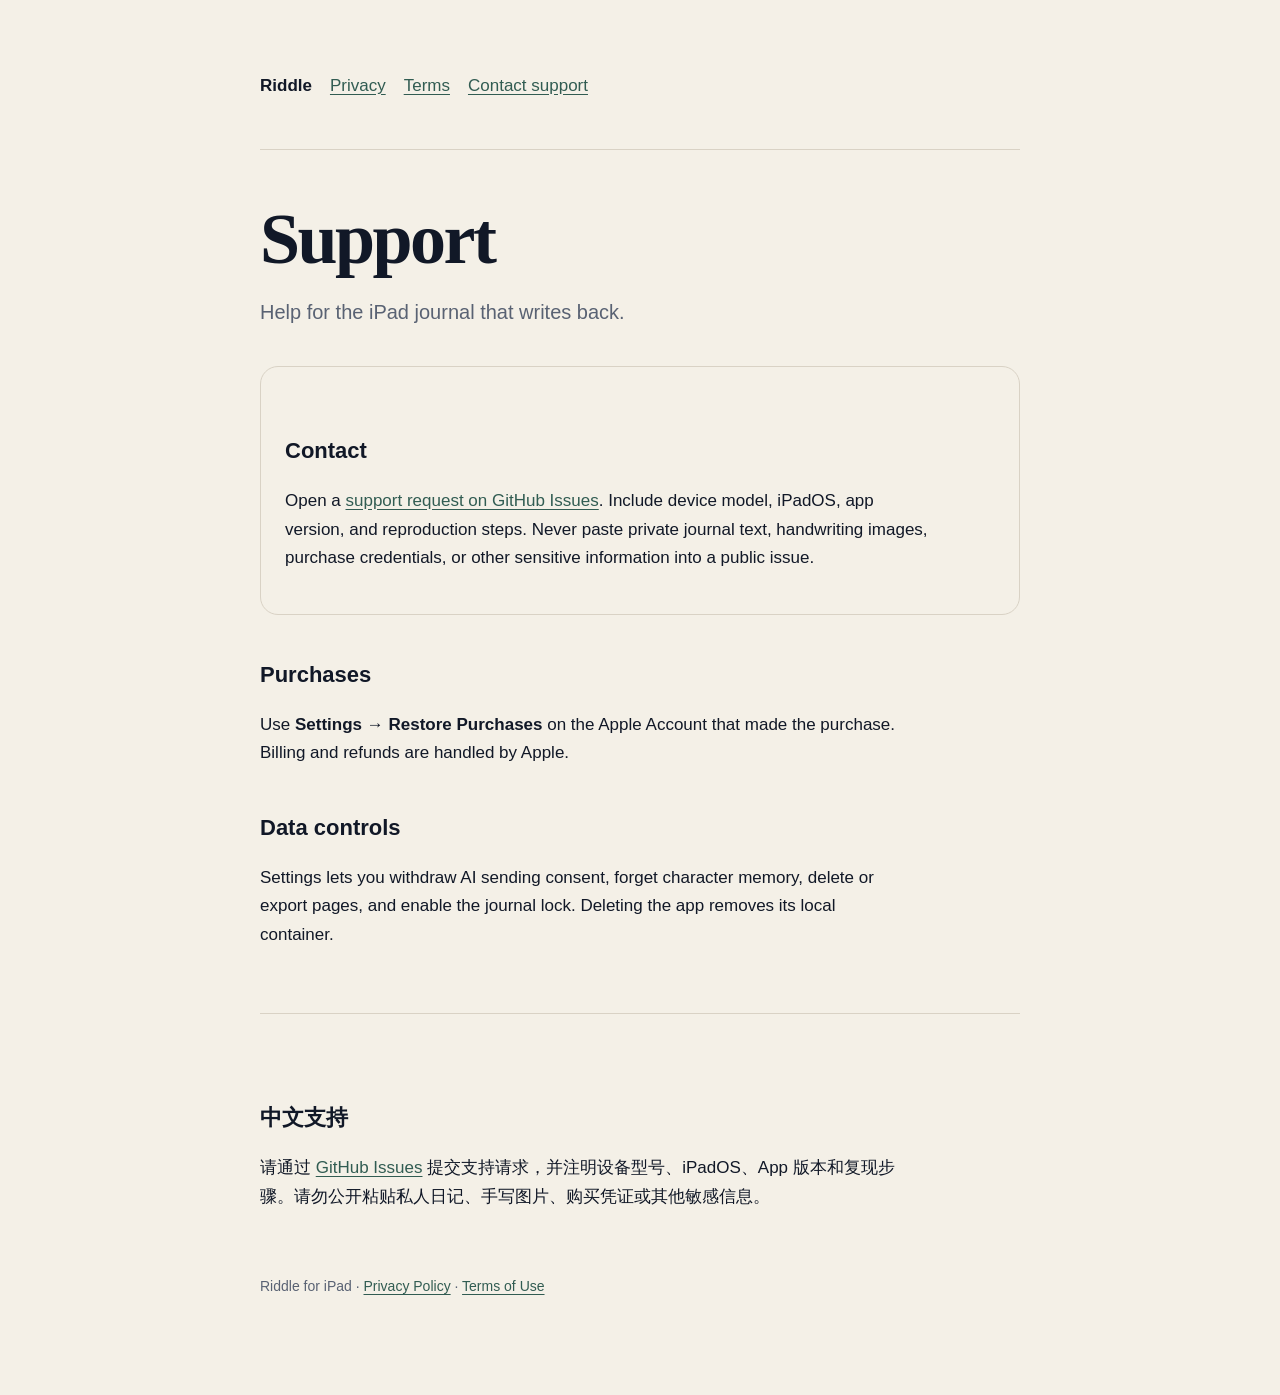
<file: index.html>
<!doctype html><html lang="en"><head><meta charset="utf-8"><meta name="viewport" content="width=device-width,initial-scale=1"><title>Riddle Support</title><link rel="stylesheet" href="styles.css"></head><body><main><nav><strong>Riddle</strong><a href="privacy.html">Privacy</a><a href="terms.html">Terms</a><a href="https://github.com/Trentct/Riddle-iPad/issues/new">Contact support</a></nav><h1>Support</h1><p class="lede">Help for the iPad journal that writes back.</p><div class="card"><h2>Contact</h2><p>Open a <a href="https://github.com/Trentct/Riddle-iPad/issues/new">support request on GitHub Issues</a>. Include device model, iPadOS, app version, and reproduction steps. Never paste private journal text, handwriting images, purchase credentials, or other sensitive information into a public issue.</p></div><h2>Purchases</h2><p>Use <strong>Settings → Restore Purchases</strong> on the Apple Account that made the purchase. Billing and refunds are handled by Apple.</p><h2>Data controls</h2><p>Settings lets you withdraw AI sending consent, forget character memory, delete or export pages, and enable the journal lock. Deleting the app removes its local container.</p><section class="lang" lang="zh-Hans"><h2>中文支持</h2><p>请通过 <a href="https://github.com/Trentct/Riddle-iPad/issues/new">GitHub Issues</a> 提交支持请求，并注明设备型号、iPadOS、App 版本和复现步骤。请勿公开粘贴私人日记、手写图片、购买凭证或其他敏感信息。</p></section><footer>Riddle for iPad · <a href="privacy.html">Privacy Policy</a> · <a href="terms.html">Terms of Use</a></footer></main></body></html>
</file>
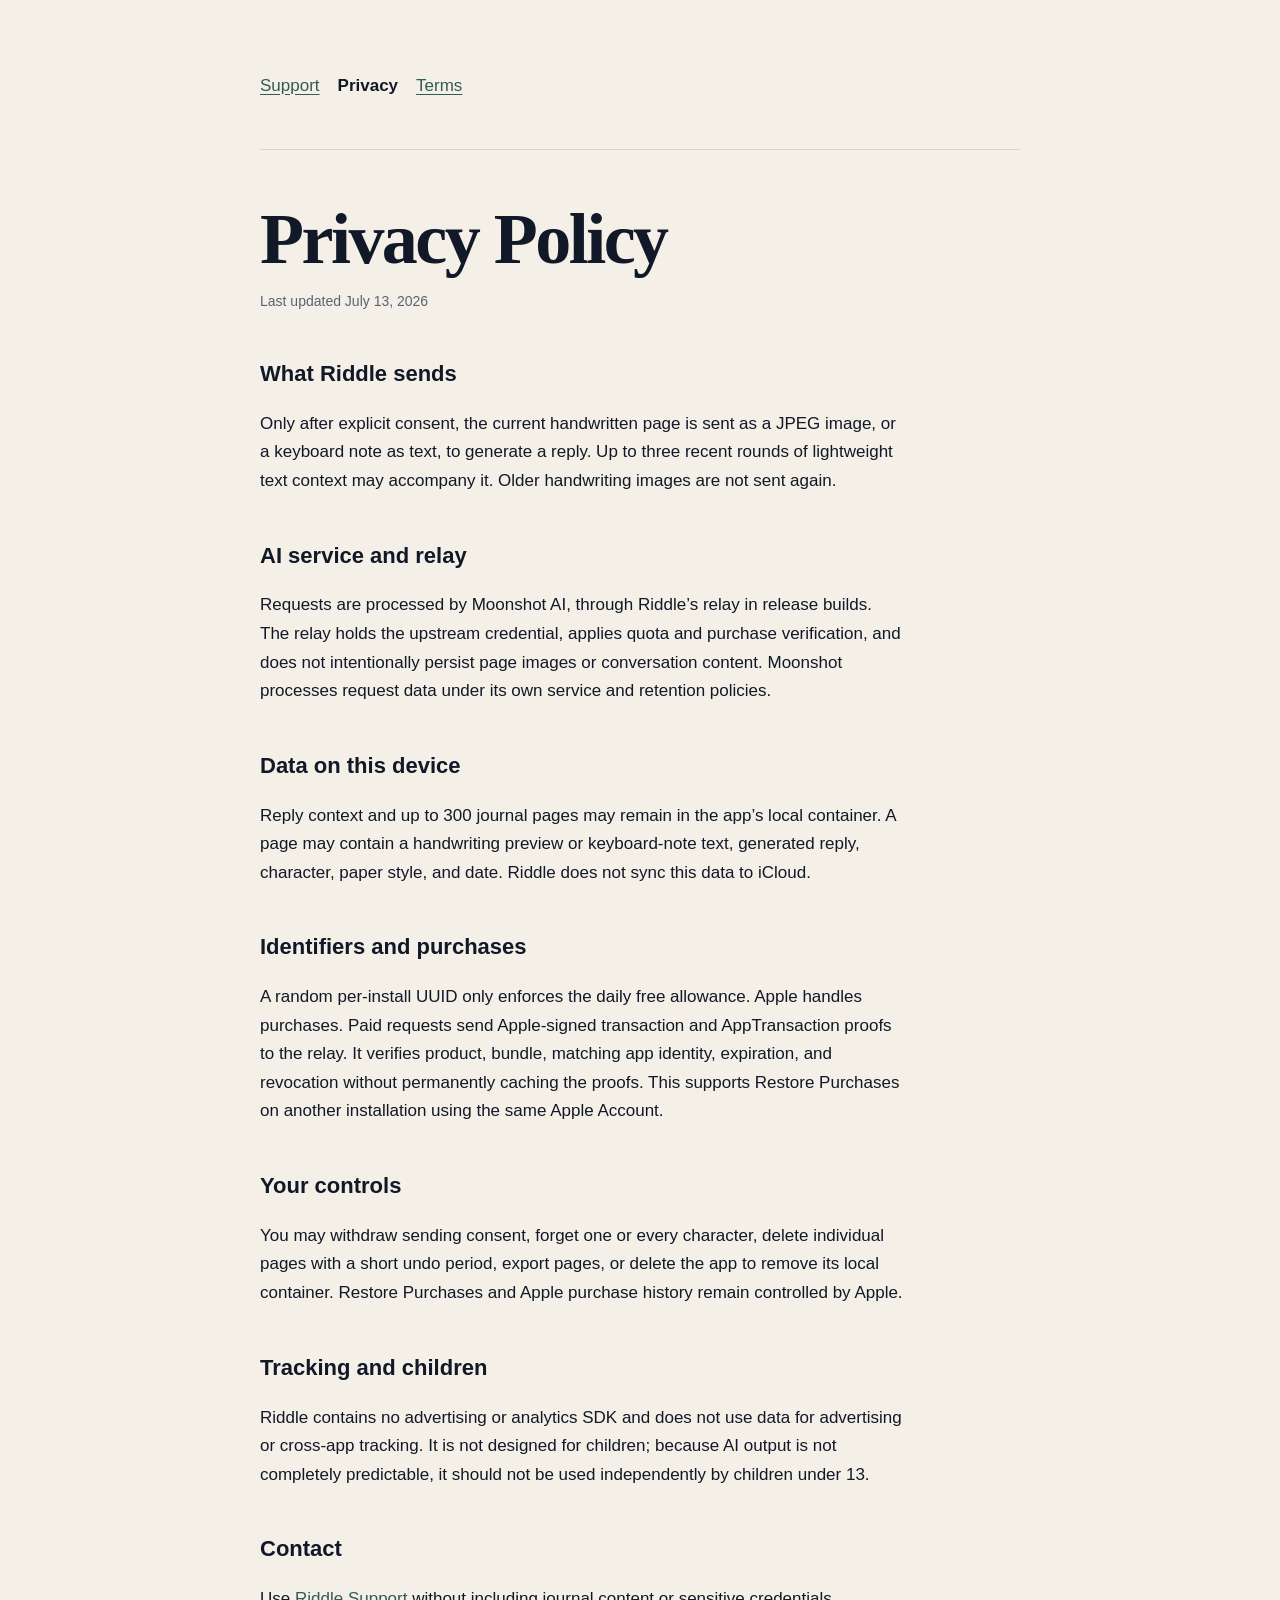
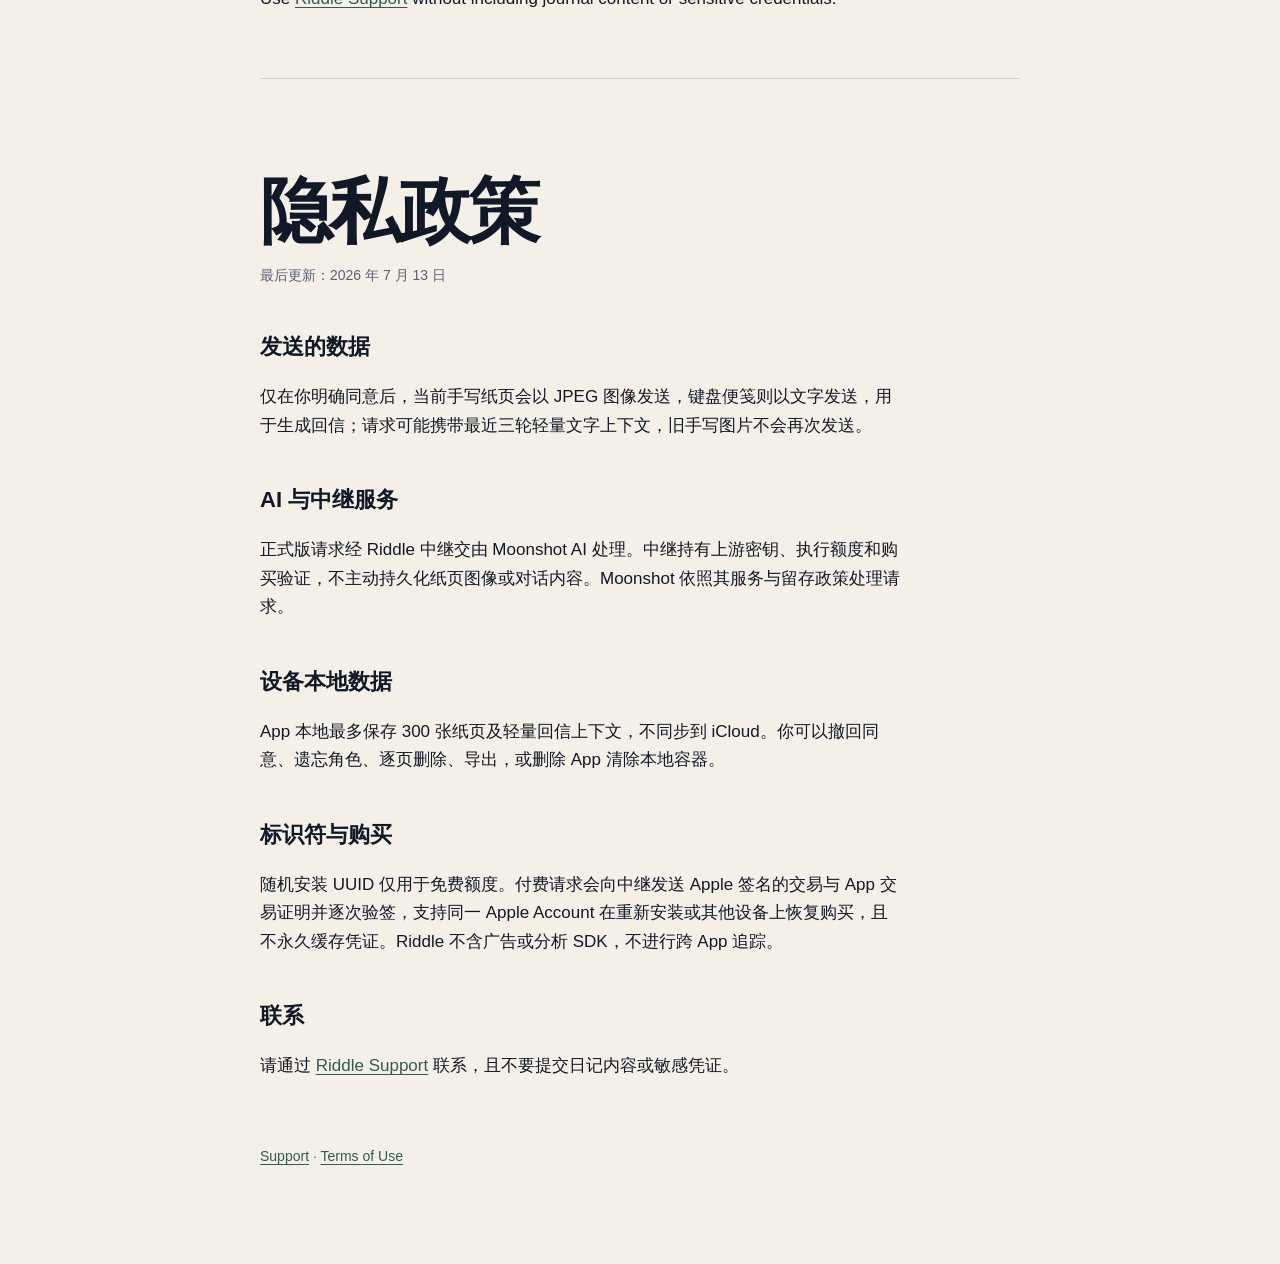
<file: privacy.html>
<!doctype html><html lang="en"><head><meta charset="utf-8"><meta name="viewport" content="width=device-width,initial-scale=1"><title>Riddle Privacy Policy</title><link rel="stylesheet" href="styles.css"></head><body><main>
<nav><a href="index.html">Support</a><strong>Privacy</strong><a href="terms.html">Terms</a></nav>
<h1>Privacy Policy</h1><p class="meta">Last updated July 13, 2026</p>
<h2>What Riddle sends</h2><p>Only after explicit consent, the current handwritten page is sent as a JPEG image, or a keyboard note as text, to generate a reply. Up to three recent rounds of lightweight text context may accompany it. Older handwriting images are not sent again.</p>
<h2>AI service and relay</h2><p>Requests are processed by Moonshot AI, through Riddle’s relay in release builds. The relay holds the upstream credential, applies quota and purchase verification, and does not intentionally persist page images or conversation content. Moonshot processes request data under its own service and retention policies.</p>
<h2>Data on this device</h2><p>Reply context and up to 300 journal pages may remain in the app’s local container. A page may contain a handwriting preview or keyboard-note text, generated reply, character, paper style, and date. Riddle does not sync this data to iCloud.</p>
<h2>Identifiers and purchases</h2><p>A random per-install UUID only enforces the daily free allowance. Apple handles purchases. Paid requests send Apple-signed transaction and AppTransaction proofs to the relay. It verifies product, bundle, matching app identity, expiration, and revocation without permanently caching the proofs. This supports Restore Purchases on another installation using the same Apple Account.</p>
<h2>Your controls</h2><p>You may withdraw sending consent, forget one or every character, delete individual pages with a short undo period, export pages, or delete the app to remove its local container. Restore Purchases and Apple purchase history remain controlled by Apple.</p>
<h2>Tracking and children</h2><p>Riddle contains no advertising or analytics SDK and does not use data for advertising or cross-app tracking. It is not designed for children; because AI output is not completely predictable, it should not be used independently by children under 13.</p>
<h2>Contact</h2><p>Use <a href="https://github.com/Trentct/Riddle-iPad/issues/new">Riddle Support</a> without including journal content or sensitive credentials.</p>
<section class="lang" lang="zh-Hans"><h1>隐私政策</h1><p class="meta">最后更新：2026 年 7 月 13 日</p><h2>发送的数据</h2><p>仅在你明确同意后，当前手写纸页会以 JPEG 图像发送，键盘便笺则以文字发送，用于生成回信；请求可能携带最近三轮轻量文字上下文，旧手写图片不会再次发送。</p><h2>AI 与中继服务</h2><p>正式版请求经 Riddle 中继交由 Moonshot AI 处理。中继持有上游密钥、执行额度和购买验证，不主动持久化纸页图像或对话内容。Moonshot 依照其服务与留存政策处理请求。</p><h2>设备本地数据</h2><p>App 本地最多保存 300 张纸页及轻量回信上下文，不同步到 iCloud。你可以撤回同意、遗忘角色、逐页删除、导出，或删除 App 清除本地容器。</p><h2>标识符与购买</h2><p>随机安装 UUID 仅用于免费额度。付费请求会向中继发送 Apple 签名的交易与 App 交易证明并逐次验签，支持同一 Apple Account 在重新安装或其他设备上恢复购买，且不永久缓存凭证。Riddle 不含广告或分析 SDK，不进行跨 App 追踪。</p><h2>联系</h2><p>请通过 <a href="https://github.com/Trentct/Riddle-iPad/issues/new">Riddle Support</a> 联系，且不要提交日记内容或敏感凭证。</p></section>
<footer><a href="index.html">Support</a> · <a href="terms.html">Terms of Use</a></footer></main></body></html>
</file>
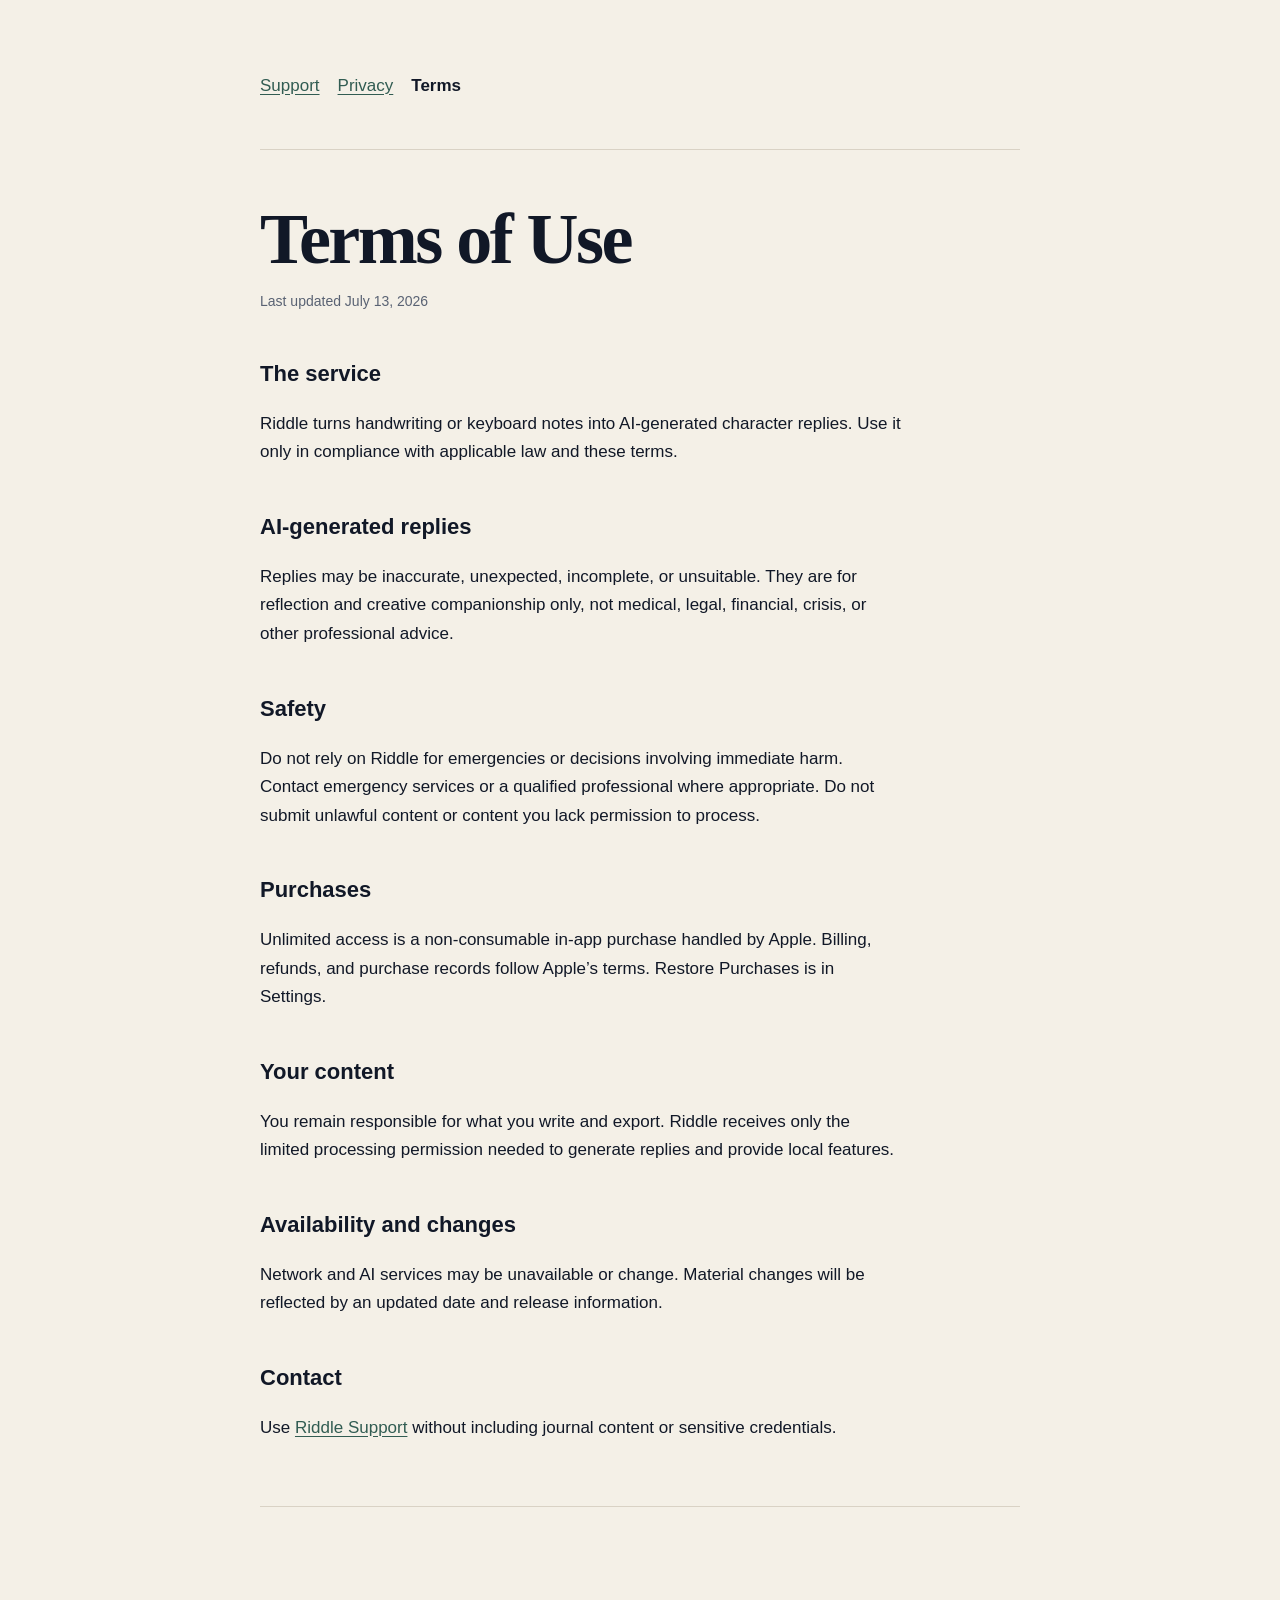
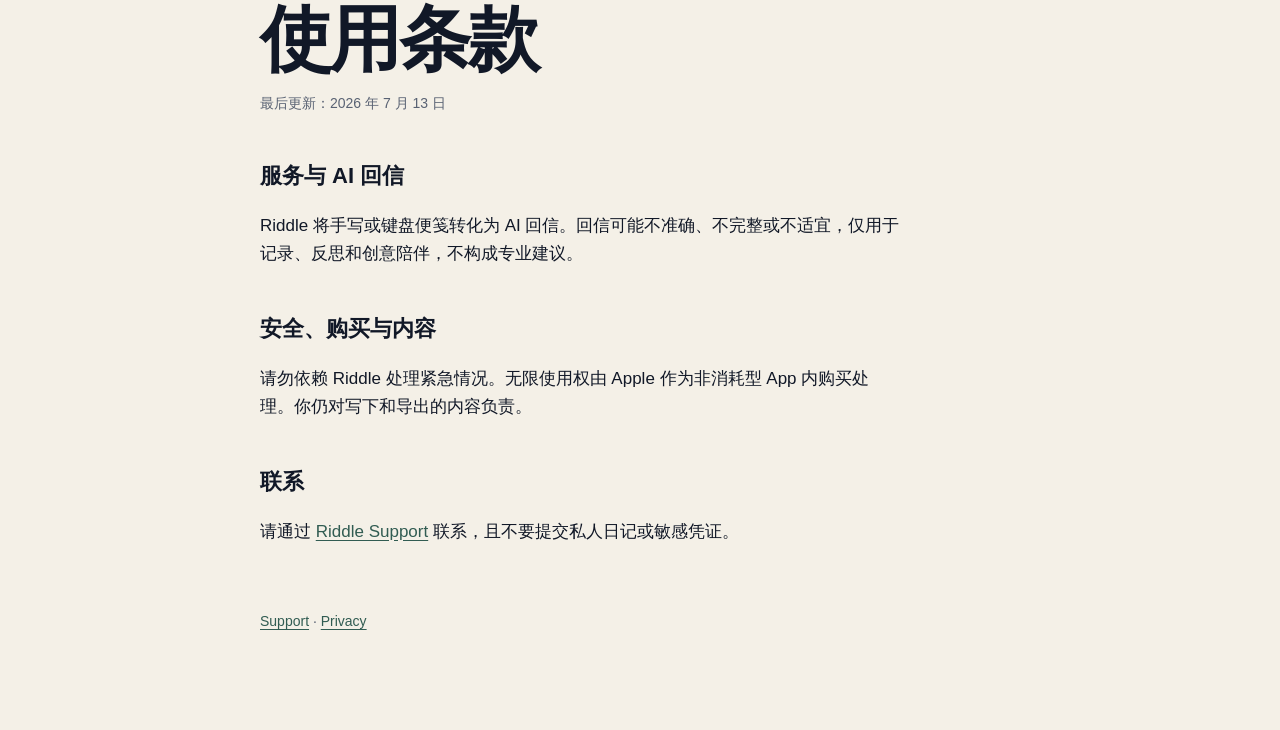
<file: terms.html>
<!doctype html><html lang="en"><head><meta charset="utf-8"><meta name="viewport" content="width=device-width,initial-scale=1"><title>Riddle Terms of Use</title><link rel="stylesheet" href="styles.css"></head><body><main><nav><a href="index.html">Support</a><a href="privacy.html">Privacy</a><strong>Terms</strong></nav><h1>Terms of Use</h1><p class="meta">Last updated July 13, 2026</p><h2>The service</h2><p>Riddle turns handwriting or keyboard notes into AI-generated character replies. Use it only in compliance with applicable law and these terms.</p><h2>AI-generated replies</h2><p>Replies may be inaccurate, unexpected, incomplete, or unsuitable. They are for reflection and creative companionship only, not medical, legal, financial, crisis, or other professional advice.</p><h2>Safety</h2><p>Do not rely on Riddle for emergencies or decisions involving immediate harm. Contact emergency services or a qualified professional where appropriate. Do not submit unlawful content or content you lack permission to process.</p><h2>Purchases</h2><p>Unlimited access is a non-consumable in-app purchase handled by Apple. Billing, refunds, and purchase records follow Apple’s terms. Restore Purchases is in Settings.</p><h2>Your content</h2><p>You remain responsible for what you write and export. Riddle receives only the limited processing permission needed to generate replies and provide local features.</p><h2>Availability and changes</h2><p>Network and AI services may be unavailable or change. Material changes will be reflected by an updated date and release information.</p><h2>Contact</h2><p>Use <a href="https://github.com/Trentct/Riddle-iPad/issues/new">Riddle Support</a> without including journal content or sensitive credentials.</p><section class="lang" lang="zh-Hans"><h1>使用条款</h1><p class="meta">最后更新：2026 年 7 月 13 日</p><h2>服务与 AI 回信</h2><p>Riddle 将手写或键盘便笺转化为 AI 回信。回信可能不准确、不完整或不适宜，仅用于记录、反思和创意陪伴，不构成专业建议。</p><h2>安全、购买与内容</h2><p>请勿依赖 Riddle 处理紧急情况。无限使用权由 Apple 作为非消耗型 App 内购买处理。你仍对写下和导出的内容负责。</p><h2>联系</h2><p>请通过 <a href="https://github.com/Trentct/Riddle-iPad/issues/new">Riddle Support</a> 联系，且不要提交私人日记或敏感凭证。</p></section><footer><a href="index.html">Support</a> · <a href="privacy.html">Privacy</a></footer></main></body></html>
</file>
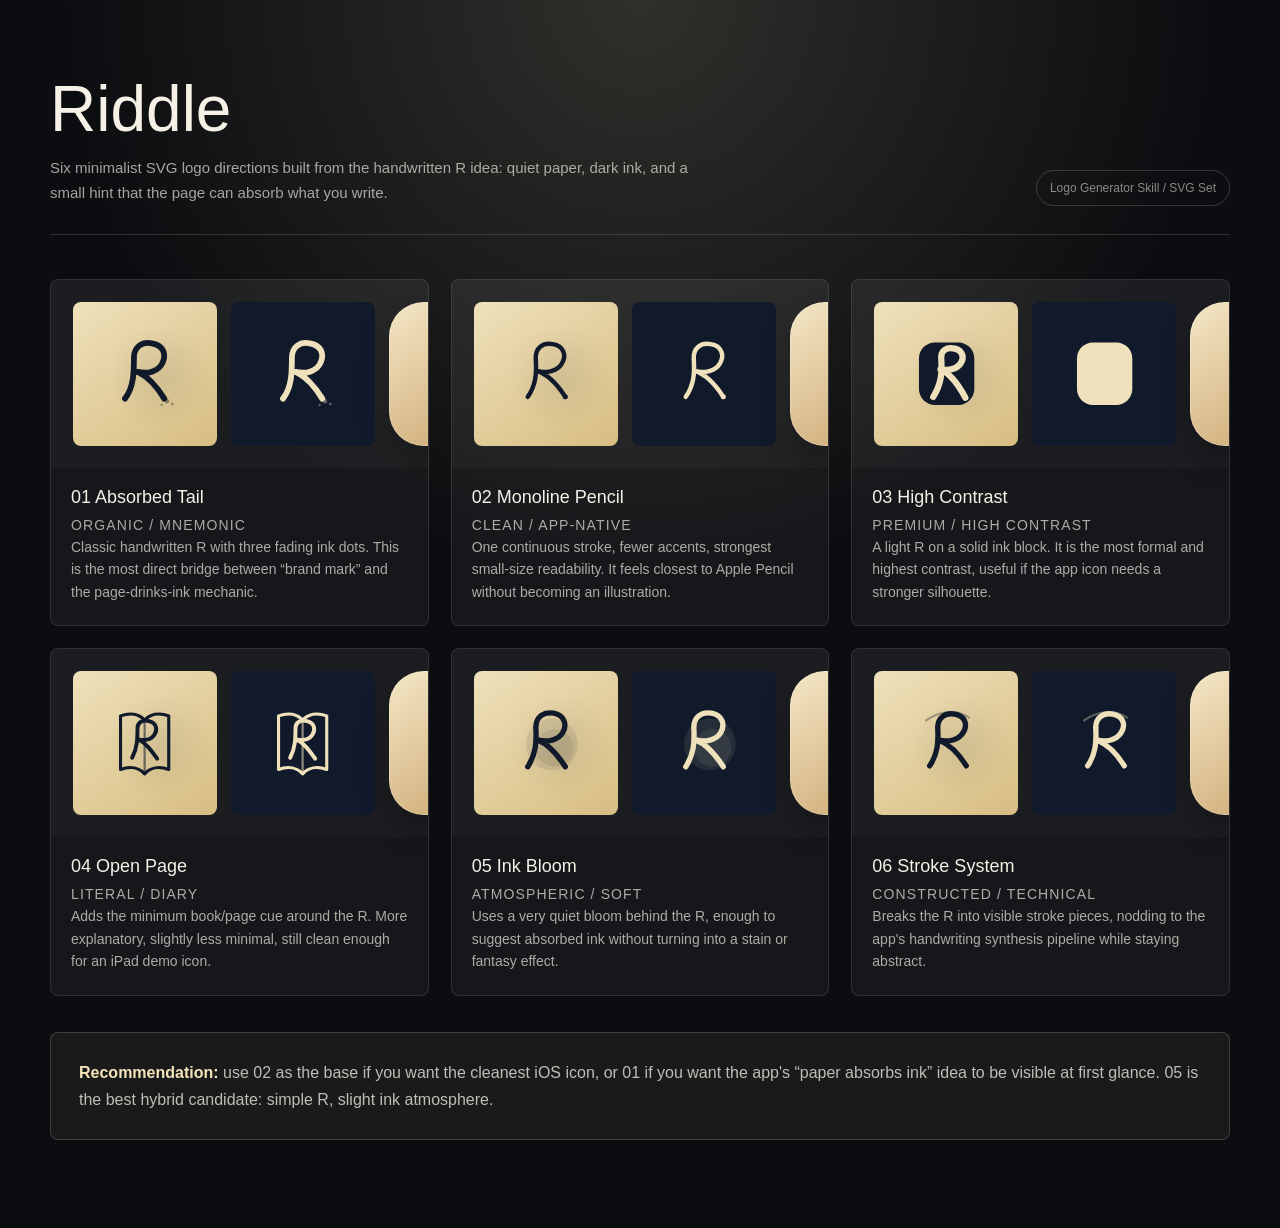
<file: output/logo-generator/riddle-minimal-r/showcase.html>
<!DOCTYPE html>
<html lang="zh-CN">
<head>
  <meta charset="UTF-8">
  <meta name="viewport" content="width=device-width, initial-scale=1.0">
  <title>Riddle - Minimal R Logo Exploration</title>
  <style>
    :root {
      --ink: #101a2b;
      --paper: #efe1bb;
      --paper-2: #d7bd82;
      --charcoal: #111216;
      --muted: #777064;
    }
    * { box-sizing: border-box; }
    body {
      margin: 0;
      font-family: ui-sans-serif, -apple-system, BlinkMacSystemFont, "SF Pro Display", "Segoe UI", sans-serif;
      background:
        radial-gradient(circle at 50% 0%, rgba(239, 225, 187, .16), transparent 36rem),
        #0c0d10;
      color: #f6f1e7;
    }
    main {
      width: min(1180px, calc(100vw - 40px));
      margin: 0 auto;
      padding: 72px 0 88px;
    }
    header {
      display: grid;
      grid-template-columns: 1fr auto;
      gap: 32px;
      align-items: end;
      margin-bottom: 44px;
      border-bottom: 1px solid rgba(246, 241, 231, .14);
      padding-bottom: 28px;
    }
    h1 {
      margin: 0 0 10px;
      font-weight: 500;
      letter-spacing: 0;
      font-size: clamp(36px, 5vw, 68px);
    }
    .subtitle {
      max-width: 660px;
      margin: 0;
      color: rgba(246, 241, 231, .66);
      line-height: 1.65;
      font-size: 15px;
    }
    .badge {
      color: rgba(246, 241, 231, .54);
      border: 1px solid rgba(246, 241, 231, .18);
      padding: 10px 13px;
      border-radius: 999px;
      font-size: 12px;
      white-space: nowrap;
    }
    .grid {
      display: grid;
      grid-template-columns: repeat(3, minmax(0, 1fr));
      gap: 22px;
    }
    .card {
      background: rgba(255, 255, 255, .045);
      border: 1px solid rgba(255, 255, 255, .11);
      border-radius: 8px;
      overflow: hidden;
    }
    .preview {
      display: grid;
      grid-template-columns: repeat(3, 1fr);
      gap: 14px;
      padding: 22px;
      min-height: 188px;
      background: rgba(255, 255, 255, .028);
    }
    .tile {
      aspect-ratio: 1;
      display: grid;
      place-items: center;
      border-radius: 8px;
    }
    .tile svg { width: 62%; height: 62%; display: block; }
    .paper {
      color: var(--ink);
      background:
        radial-gradient(circle at 61% 52%, rgba(16, 26, 43, .08), transparent 46%),
        linear-gradient(145deg, var(--paper), var(--paper-2));
    }
    .ink {
      color: var(--paper);
      background: var(--ink);
    }
    .ios {
      color: var(--ink);
      border-radius: 24%;
      background:
        radial-gradient(circle at 58% 50%, rgba(16, 26, 43, .07), transparent 45%),
        linear-gradient(145deg, #f4e7c6, #c69d63);
      box-shadow: inset 0 0 0 1px rgba(255,255,255,.24), 0 16px 30px rgba(0,0,0,.22);
    }
    .body { padding: 19px 20px 22px; }
    h2 {
      margin: 0 0 6px;
      font-size: 18px;
      font-weight: 520;
      letter-spacing: 0;
    }
    .meta {
      margin: 0 0 14px;
      color: #cdbf9f;
      font-size: 12px;
      text-transform: uppercase;
      letter-spacing: .08em;
    }
    .body p {
      margin: 0;
      color: rgba(246, 241, 231, .68);
      line-height: 1.6;
      font-size: 14px;
    }
    .recommendation {
      margin-top: 36px;
      padding: 26px 28px;
      border: 1px solid rgba(239, 225, 187, .18);
      border-radius: 8px;
      background: rgba(239, 225, 187, .06);
      color: rgba(246, 241, 231, .76);
      line-height: 1.7;
    }
    .recommendation strong { color: #f5e4b9; font-weight: 560; }
    @media (max-width: 960px) {
      header { grid-template-columns: 1fr; align-items: start; }
      .grid { grid-template-columns: repeat(2, minmax(0, 1fr)); }
    }
    @media (max-width: 640px) {
      main { width: min(100vw - 28px, 1180px); padding-top: 44px; }
      .grid { grid-template-columns: 1fr; }
    }
  </style>
</head>
<body>
  <main>
    <header>
      <div>
        <h1>Riddle</h1>
        <p class="subtitle">Six minimalist SVG logo directions built from the handwritten R idea: quiet paper, dark ink, and a small hint that the page can absorb what you write.</p>
      </div>
      <div class="badge">Logo Generator Skill / SVG Set</div>
    </header>

    <section class="grid" aria-label="Riddle logo variants">
      <article class="card">
        <div class="preview">
          <div class="tile paper">
            <svg viewBox="0 0 100 100"><use href="riddle-mark-01-absorbed-tail.svg#root"/></svg>
          </div>
          <div class="tile ink">
            <svg viewBox="0 0 100 100"><use href="riddle-mark-01-absorbed-tail.svg#root"/></svg>
          </div>
          <div class="tile ios">
            <svg viewBox="0 0 100 100"><use href="riddle-mark-01-absorbed-tail.svg#root"/></svg>
          </div>
        </div>
        <div class="body">
          <h2>01 Absorbed Tail</h2>
          <p class="meta">Organic / mnemonic</p>
          <p>Classic handwritten R with three fading ink dots. This is the most direct bridge between “brand mark” and the page-drinks-ink mechanic.</p>
        </div>
      </article>

      <article class="card">
        <div class="preview">
          <div class="tile paper">
            <svg viewBox="0 0 100 100"><use href="riddle-mark-02-monoline-pencil.svg#root"/></svg>
          </div>
          <div class="tile ink">
            <svg viewBox="0 0 100 100"><use href="riddle-mark-02-monoline-pencil.svg#root"/></svg>
          </div>
          <div class="tile ios">
            <svg viewBox="0 0 100 100"><use href="riddle-mark-02-monoline-pencil.svg#root"/></svg>
          </div>
        </div>
        <div class="body">
          <h2>02 Monoline Pencil</h2>
          <p class="meta">Clean / app-native</p>
          <p>One continuous stroke, fewer accents, strongest small-size readability. It feels closest to Apple Pencil without becoming an illustration.</p>
        </div>
      </article>

      <article class="card">
        <div class="preview">
          <div class="tile paper">
            <svg viewBox="0 0 100 100"><use href="riddle-mark-03-negative-space.svg#root"/></svg>
          </div>
          <div class="tile ink">
            <svg viewBox="0 0 100 100"><use href="riddle-mark-03-negative-space.svg#root"/></svg>
          </div>
          <div class="tile ios">
            <svg viewBox="0 0 100 100"><use href="riddle-mark-03-negative-space.svg#root"/></svg>
          </div>
        </div>
        <div class="body">
          <h2>03 High Contrast</h2>
          <p class="meta">Premium / high contrast</p>
          <p>A light R on a solid ink block. It is the most formal and highest contrast, useful if the app icon needs a stronger silhouette.</p>
        </div>
      </article>

      <article class="card">
        <div class="preview">
          <div class="tile paper">
            <svg viewBox="0 0 100 100"><use href="riddle-mark-04-open-page.svg#root"/></svg>
          </div>
          <div class="tile ink">
            <svg viewBox="0 0 100 100"><use href="riddle-mark-04-open-page.svg#root"/></svg>
          </div>
          <div class="tile ios">
            <svg viewBox="0 0 100 100"><use href="riddle-mark-04-open-page.svg#root"/></svg>
          </div>
        </div>
        <div class="body">
          <h2>04 Open Page</h2>
          <p class="meta">Literal / diary</p>
          <p>Adds the minimum book/page cue around the R. More explanatory, slightly less minimal, still clean enough for an iPad demo icon.</p>
        </div>
      </article>

      <article class="card">
        <div class="preview">
          <div class="tile paper">
            <svg viewBox="0 0 100 100"><use href="riddle-mark-05-ink-bloom.svg#root"/></svg>
          </div>
          <div class="tile ink">
            <svg viewBox="0 0 100 100"><use href="riddle-mark-05-ink-bloom.svg#root"/></svg>
          </div>
          <div class="tile ios">
            <svg viewBox="0 0 100 100"><use href="riddle-mark-05-ink-bloom.svg#root"/></svg>
          </div>
        </div>
        <div class="body">
          <h2>05 Ink Bloom</h2>
          <p class="meta">Atmospheric / soft</p>
          <p>Uses a very quiet bloom behind the R, enough to suggest absorbed ink without turning into a stain or fantasy effect.</p>
        </div>
      </article>

      <article class="card">
        <div class="preview">
          <div class="tile paper">
            <svg viewBox="0 0 100 100"><use href="riddle-mark-06-stroke-system.svg#root"/></svg>
          </div>
          <div class="tile ink">
            <svg viewBox="0 0 100 100"><use href="riddle-mark-06-stroke-system.svg#root"/></svg>
          </div>
          <div class="tile ios">
            <svg viewBox="0 0 100 100"><use href="riddle-mark-06-stroke-system.svg#root"/></svg>
          </div>
        </div>
        <div class="body">
          <h2>06 Stroke System</h2>
          <p class="meta">Constructed / technical</p>
          <p>Breaks the R into visible stroke pieces, nodding to the app's handwriting synthesis pipeline while staying abstract.</p>
        </div>
      </article>
    </section>

    <section class="recommendation">
      <strong>Recommendation:</strong> use 02 as the base if you want the cleanest iOS icon, or 01 if you want the app's “paper absorbs ink” idea to be visible at first glance. 05 is the best hybrid candidate: simple R, slight ink atmosphere.
    </section>
  </main>
</body>
</html>
</file>
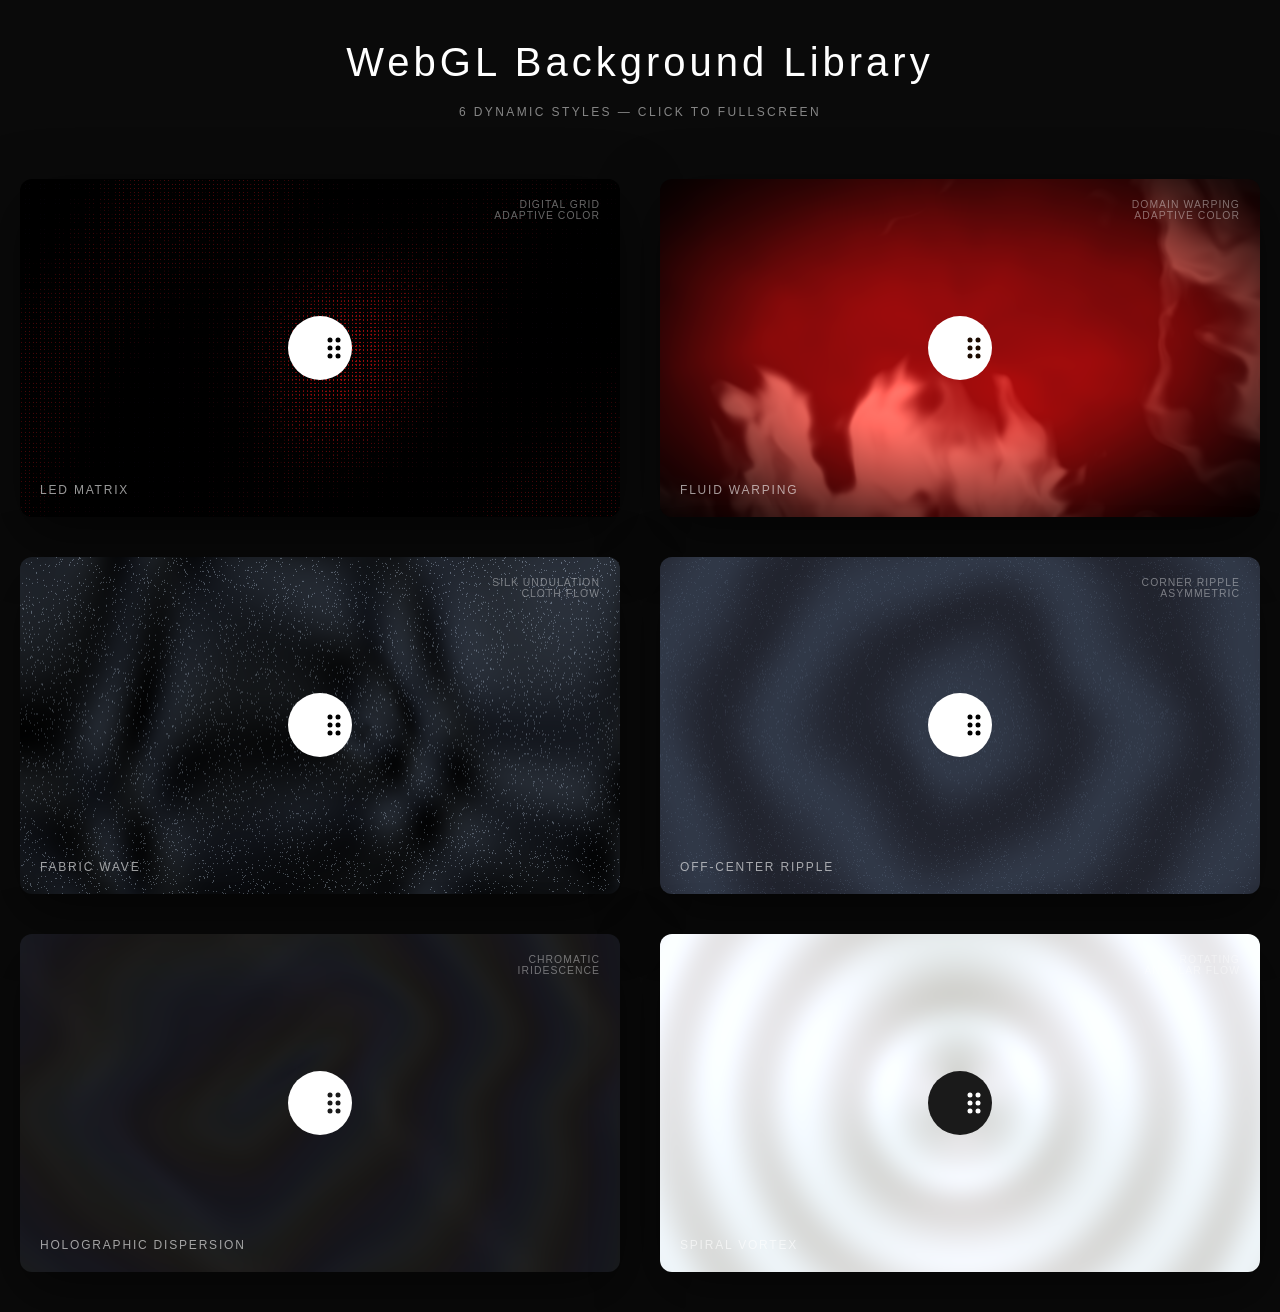
<file: .agents/skills/logo-generator/assets/background_library.html>
<!DOCTYPE html>
<html lang="en">
<head>
    <meta charset="UTF-8">
    <meta name="viewport" content="width=device-width, initial-scale=1.0">
    <title>WebGL Background Library</title>
    <style>
        * { margin: 0; padding: 0; box-sizing: border-box; }
        body {
            font-family: -apple-system, BlinkMacSystemFont, 'Segoe UI', sans-serif;
            background: #0a0a0a;
            color: #fff;
            overflow-x: hidden;
        }

        /* Thumbnail Grid View */
        .container {
            max-width: 1800px;
            margin: 0 auto;
            padding: 40px 20px;
            transition: opacity 0.3s ease;
        }
        .container.hidden { opacity: 0; pointer-events: none; }

        h1 {
            text-align: center;
            font-weight: 300;
            font-size: 2.5rem;
            margin-bottom: 20px;
            letter-spacing: 0.1em;
        }
        .subtitle {
            text-align: center;
            font-size: 0.75rem;
            opacity: 0.5;
            letter-spacing: 0.2em;
            text-transform: uppercase;
            margin-bottom: 60px;
        }
        .grid {
            display: grid;
            grid-template-columns: repeat(auto-fit, minmax(600px, 1fr));
            gap: 40px;
        }
        .card {
            position: relative;
            aspect-ratio: 16 / 9;
            border-radius: 12px;
            overflow: hidden;
            box-shadow: 0 20px 60px rgba(0,0,0,0.5);
            cursor: pointer;
            transition: transform 0.3s ease;
        }
        .card:hover { transform: translateY(-4px); }
        canvas { width: 100%; height: 100%; display: block; }
        .logo-container {
            position: absolute;
            inset: 0;
            display: flex;
            align-items: center;
            justify-content: center;
            pointer-events: none;
            z-index: 10;
        }
        .logo { width: 100px; height: 100px; }
        .label {
            position: absolute;
            bottom: 20px;
            left: 20px;
            font-size: 0.75rem;
            font-weight: 500;
            letter-spacing: 0.15em;
            text-transform: uppercase;
            opacity: 0.6;
            z-index: 10;
        }
        .meta {
            position: absolute;
            top: 20px;
            right: 20px;
            font-size: 0.65rem;
            letter-spacing: 0.1em;
            text-transform: uppercase;
            opacity: 0.4;
            z-index: 10;
            text-align: right;
        }

        /* Fullscreen View */
        .fullscreen {
            position: fixed;
            inset: 0;
            background: #000;
            z-index: 1000;
            display: none;
            opacity: 0;
            transition: opacity 0.4s ease;
        }
        .fullscreen.active {
            display: block;
            opacity: 1;
        }
        .fullscreen canvas {
            width: 100vw;
            height: 100vh;
        }
        .fullscreen .logo {
            width: 200px;
            height: 200px;
        }
        .fullscreen .label {
            bottom: 40px;
            left: 40px;
            font-size: 1rem;
        }
        .fullscreen .meta {
            top: 40px;
            right: 40px;
            font-size: 0.85rem;
        }
        .close-btn {
            position: absolute;
            top: 40px;
            left: 40px;
            width: 48px;
            height: 48px;
            border: 1px solid rgba(255,255,255,0.2);
            border-radius: 50%;
            background: rgba(0,0,0,0.5);
            backdrop-filter: blur(10px);
            cursor: pointer;
            z-index: 20;
            display: flex;
            align-items: center;
            justify-content: center;
            transition: all 0.3s ease;
        }
        .close-btn:hover {
            background: rgba(255,255,255,0.1);
            border-color: rgba(255,255,255,0.4);
        }
        .close-btn::before,
        .close-btn::after {
            content: '';
            position: absolute;
            width: 20px;
            height: 2px;
            background: #fff;
        }
        .close-btn::before { transform: rotate(45deg); }
        .close-btn::after { transform: rotate(-45deg); }
    </style>
</head>
<body>
    <div class="container" id="grid-view">
        <h1>WebGL Background Library</h1>
        <div class="subtitle">6 Dynamic Styles — Click to Fullscreen</div>

        <div class="grid">
            <!-- 1. LED Matrix -->
            <div class="card" data-bg="led">
                <canvas id="canvas-led"></canvas>
                <div class="logo-container">
                    <svg class="logo" viewBox="0 0 100 100">
                        <circle cx="50" cy="50" r="32" fill="#FFFFFF"/>
                        <g fill="#000000">
                            <circle cx="60" cy="42" r="2.5"/>
                            <circle cx="68" cy="42" r="2.5"/>
                            <circle cx="60" cy="50" r="2.5"/>
                            <circle cx="68" cy="50" r="2.5"/>
                            <circle cx="60" cy="58" r="2.5"/>
                            <circle cx="68" cy="58" r="2.5"/>
                        </g>
                    </svg>
                </div>
                <div class="label">LED Matrix</div>
                <div class="meta">Digital Grid<br/>Adaptive Color</div>
            </div>

            <!-- 2. Fluid Warping -->
            <div class="card" data-bg="fluid">
                <canvas id="canvas-fluid"></canvas>
                <div class="logo-container">
                    <svg class="logo" viewBox="0 0 100 100">
                        <circle cx="50" cy="50" r="32" fill="#FFFFFF"/>
                        <g fill="#1a0a00">
                            <circle cx="60" cy="42" r="2.5"/>
                            <circle cx="68" cy="42" r="2.5"/>
                            <circle cx="60" cy="50" r="2.5"/>
                            <circle cx="68" cy="50" r="2.5"/>
                            <circle cx="60" cy="58" r="2.5"/>
                            <circle cx="68" cy="58" r="2.5"/>
                        </g>
                    </svg>
                </div>
                <div class="label">Fluid Warping</div>
                <div class="meta">Domain Warping<br/>Adaptive Color</div>
            </div>

            <!-- 3. Fabric Wave -->
            <div class="card" data-bg="fabric">
                <canvas id="canvas-fabric"></canvas>
                <div class="logo-container">
                    <svg class="logo" viewBox="0 0 100 100">
                        <circle cx="50" cy="50" r="32" fill="#FFFFFF"/>
                        <g fill="#000000">
                            <circle cx="60" cy="42" r="2.5"/>
                            <circle cx="68" cy="42" r="2.5"/>
                            <circle cx="60" cy="50" r="2.5"/>
                            <circle cx="68" cy="50" r="2.5"/>
                            <circle cx="60" cy="58" r="2.5"/>
                            <circle cx="68" cy="58" r="2.5"/>
                        </g>
                    </svg>
                </div>
                <div class="label">Fabric Wave</div>
                <div class="meta">Silk Undulation<br/>Cloth Flow</div>
            </div>

            <!-- 4. Off-Center Ripple -->
            <div class="card" data-bg="corner">
                <canvas id="canvas-corner"></canvas>
                <div class="logo-container">
                    <svg class="logo" viewBox="0 0 100 100">
                        <circle cx="50" cy="50" r="32" fill="#FFFFFF"/>
                        <g fill="#000000">
                            <circle cx="60" cy="42" r="2.5"/>
                            <circle cx="68" cy="42" r="2.5"/>
                            <circle cx="60" cy="50" r="2.5"/>
                            <circle cx="68" cy="50" r="2.5"/>
                            <circle cx="60" cy="58" r="2.5"/>
                            <circle cx="68" cy="58" r="2.5"/>
                        </g>
                    </svg>
                </div>
                <div class="label">Off-Center Ripple</div>
                <div class="meta">Corner Ripple<br/>Asymmetric</div>
            </div>

            <!-- 5. Holographic Dispersion -->
            <div class="card" data-bg="dispersion">
                <canvas id="canvas-dispersion"></canvas>
                <div class="logo-container">
                    <svg class="logo" viewBox="0 0 100 100">
                        <circle cx="50" cy="50" r="32" fill="#FFFFFF"/>
                        <g fill="#1a1a1a">
                            <circle cx="60" cy="42" r="2.5"/>
                            <circle cx="68" cy="42" r="2.5"/>
                            <circle cx="60" cy="50" r="2.5"/>
                            <circle cx="68" cy="50" r="2.5"/>
                            <circle cx="60" cy="58" r="2.5"/>
                            <circle cx="68" cy="58" r="2.5"/>
                        </g>
                    </svg>
                </div>
                <div class="label">Holographic Dispersion</div>
                <div class="meta">Chromatic<br/>Iridescence</div>
            </div>

            <!-- 6. Spiral Vortex -->
            <div class="card" data-bg="spiral">
                <canvas id="canvas-spiral"></canvas>
                <div class="logo-container">
                    <svg class="logo" viewBox="0 0 100 100">
                        <circle cx="50" cy="50" r="32" fill="#1A1A1A"/>
                        <g fill="#FFFFFF">
                            <circle cx="60" cy="42" r="2.5"/>
                            <circle cx="68" cy="42" r="2.5"/>
                            <circle cx="60" cy="50" r="2.5"/>
                            <circle cx="68" cy="50" r="2.5"/>
                            <circle cx="60" cy="58" r="2.5"/>
                            <circle cx="68" cy="58" r="2.5"/>
                        </g>
                    </svg>
                </div>
                <div class="label">Spiral Vortex</div>
                <div class="meta">Rotating<br/>Angular Flow</div>
            </div>
        </div>
    </div>

    <!-- Fullscreen View -->
    <div class="fullscreen" id="fullscreen-view">
        <div class="close-btn" id="close-btn"></div>
        <canvas id="canvas-fullscreen"></canvas>
        <div class="logo-container">
            <svg class="logo" viewBox="0 0 100 100" id="fullscreen-logo">
                <circle cx="50" cy="50" r="32" fill="#FFFFFF"/>
                <g fill="#000000">
                    <circle cx="60" cy="42" r="2.5"/>
                    <circle cx="68" cy="42" r="2.5"/>
                    <circle cx="60" cy="50" r="2.5"/>
                    <circle cx="68" cy="50" r="2.5"/>
                    <circle cx="60" cy="58" r="2.5"/>
                    <circle cx="68" cy="58" r="2.5"/>
                </g>
            </svg>
        </div>
        <div class="label" id="fullscreen-label">LED Matrix</div>
        <div class="meta" id="fullscreen-meta">Digital Grid<br/>Adaptive Color</div>
    </div>

    <script>
        const vs = 'attribute vec2 position; void main() { gl_Position = vec4(position, 0.0, 1.0); }';

        function getAdaptiveTheme(seed) {
            const themes = [
                { dark: [0.02, 0.03, 0.05], bright: [0.15, 0.4, 0.8] },
                { dark: [0.04, 0.015, 0.0], bright: [0.8, 0.3, 0.0] },
                { dark: [0.1, 0.03, 0.0], bright: [0.85, 0.35, 0.1] },
                { dark: [0.02, 0.01, 0.03], bright: [0.7, 0.05, 0.05] },
                { dark: [0.0, 0.05, 0.03], bright: [0.1, 0.6, 0.4] },
            ];
            return themes[seed % themes.length];
        }

        const shaders = {
            led: `
                precision highp float;
                uniform vec2 u_resolution;
                uniform float u_time;
                uniform vec2 u_mouse;
                uniform vec3 u_darkColor;
                uniform vec3 u_brightColor;

                void main() {
                    vec2 uv = gl_FragCoord.xy / u_resolution.xy;
                    vec2 p = uv;
                    p.x *= u_resolution.x / u_resolution.y;
                    vec2 mouse = u_mouse;
                    mouse.x *= u_resolution.x / u_resolution.y;

                    float gridSize = 90.0;
                    vec2 gridUv = p * gridSize;
                    vec2 cellId = floor(gridUv);
                    vec2 cellUv = fract(gridUv);
                    vec2 cellCenterNorm = (cellId + 0.5) / gridSize;

                    float wave1 = sin(cellCenterNorm.x * 4.0 + u_time * 0.8) * cos(cellCenterNorm.y * 3.0 + u_time * 0.5);
                    float wave2 = sin(cellCenterNorm.x * 6.0 - cellCenterNorm.y * 5.0 - u_time * 0.4);
                    float illumination = smoothstep(-1.0, 1.0, wave1 + wave2);

                    float mouseDist = length(cellCenterNorm - mouse);
                    float spotlight = smoothstep(0.5, 0.0, mouseDist) * 0.6;
                    float totalGlow = clamp(illumination * 0.4 + spotlight, 0.0, 1.0);

                    float distToCenter = length(cellUv - vec2(0.5));
                    float dotRadius = 0.05 + totalGlow * 0.15;
                    float dotShape = 1.0 - smoothstep(dotRadius, dotRadius + 0.05, distToCenter);

                    vec3 finalColor = mix(u_darkColor, u_brightColor, totalGlow) * dotShape;
                    gl_FragColor = vec4(finalColor, 1.0);
                }
            `,
            fluid: `
                precision highp float;
                uniform vec2 u_resolution;
                uniform float u_time;
                uniform vec2 u_mouse;
                uniform vec3 u_color1;
                uniform vec3 u_color2;
                uniform vec3 u_color3;

                float random(vec2 st) { return fract(sin(dot(st, vec2(12.9898,78.233))) * 43758.5453); }
                float noise(vec2 st) {
                    vec2 i = floor(st), f = fract(st);
                    float a = random(i), b = random(i + vec2(1.0, 0.0));
                    float c = random(i + vec2(0.0, 1.0)), d = random(i + vec2(1.0, 1.0));
                    vec2 u = f * f * (3.0 - 2.0 * f);
                    return mix(a, b, u.x) + (c - a) * u.y * (1.0 - u.x) + (d - b) * u.x * u.y;
                }
                float fbm(vec2 st) {
                    float v = 0.0, a = 0.5;
                    mat2 rot = mat2(cos(0.5), sin(0.5), -sin(0.5), cos(0.5));
                    for (int i = 0; i < 5; ++i) {
                        v += a * noise(st);
                        st = rot * st * 2.0 + vec2(100.0);
                        a *= 0.5;
                    }
                    return v;
                }

                void main() {
                    vec2 st = gl_FragCoord.xy / u_resolution.xy;
                    st.x *= u_resolution.x / u_resolution.y;
                    vec2 mouse = u_mouse;
                    mouse.x *= u_resolution.x / u_resolution.y;

                    vec2 dir = st - mouse;
                    float dist = length(dir);
                    vec2 push = (dir / (dist + 0.01)) * exp(-dist * 5.0) * 0.15;

                    vec2 q = vec2(fbm(st + push + 0.03 * u_time), fbm(st + vec2(1.0) + push + 0.03 * u_time));
                    vec2 r = vec2(fbm(st + 1.5 * q + vec2(1.7, 9.2) + 0.08 * u_time), fbm(st + 1.5 * q + vec2(8.3, 2.8) + 0.06 * u_time));
                    float f = fbm(st + 2.5 * r);

                    vec3 color = mix(u_color1, u_color3, f);
                    color = mix(color, u_color2, clamp(length(q) * 1.5, 0.0, 1.0));
                    float shimmer = smoothstep(0.4, 0.5, f) * smoothstep(0.6, 0.5, f);
                    color += shimmer * vec3(1.0, 0.9, 0.8) * 0.5;

                    float vignette = length(gl_FragCoord.xy / u_resolution.xy - 0.5);
                    color *= smoothstep(0.8, 0.1, vignette);

                    gl_FragColor = vec4(color, 1.0);
                }
            `,
            fabric: `
                precision highp float;
                uniform vec2 u_resolution;
                uniform float u_time;
                uniform vec2 u_mouse;

                void main() {
                    vec2 uv = gl_FragCoord.xy / u_resolution.xy;
                    vec2 p = uv * 2.0 - 1.0;
                    p.x *= u_resolution.x / u_resolution.y;

                    float waveX = sin(p.x * 4.0 + u_time * 1.2) * 0.25;
                    float waveY = cos(p.y * 3.5 + u_time * 0.9) * 0.25;
                    float crossWave = sin(p.x * 2.0 + p.y * 2.0 + u_time * 0.8) * 0.15;
                    p.x += waveX * cos(u_time * 0.5) + crossWave;
                    p.y += waveY * sin(u_time * 0.4) + crossWave;

                    vec2 mouse = u_mouse * 2.0 - 1.0;
                    mouse.x *= u_resolution.x / u_resolution.y;
                    float mouseDist = length(p - mouse);
                    p += sin(mouseDist * 10.0 - u_time * 4.0) * exp(-mouseDist * 2.0) * 0.1;

                    float intensity = length(p);
                    float wavePattern = sin(p.x * 8.0 + u_time) * cos(p.y * 6.0 + u_time * 0.8);
                    vec3 col = vec3(0.08, 0.09, 0.1) * (wavePattern * 0.5 + 0.5);
                    col += vec3(0.05, 0.06, 0.08) * (sin(intensity * 10.0 + u_time) * 0.5 + 0.5);

                    float noise = fract(sin(dot(p * 3.0, vec2(12.9898, 78.233))) * 43758.5453);
                    if (noise > 0.96) col += vec3(0.6, 0.65, 0.7) * 0.4;
                    col += vec3(0.7, 0.8, 1.0) * exp(-length(p - vec2(1.2, 0.8)) * 1.2) * 0.08;

                    gl_FragColor = vec4(col, 1.0);
                }
            `,
            corner: `
                precision highp float;
                uniform vec2 u_resolution;
                uniform float u_time;
                uniform vec2 u_mouse;

                void main() {
                    vec2 uv = gl_FragCoord.xy / u_resolution.xy;
                    vec2 p = uv * 2.0 - 1.0;
                    p.x *= u_resolution.x / u_resolution.y;

                    vec2 corner1 = vec2(-1.2, 0.9);
                    float dist1 = length(p - corner1);
                    float ripple1 = sin(dist1 * 5.0 - u_time * 2.5) * exp(-dist1 * 0.6);

                    vec2 corner2 = vec2(1.1, -0.8);
                    float dist2 = length(p - corner2);
                    float ripple2 = sin(dist2 * 6.0 - u_time * 2.0) * exp(-dist2 * 0.7);
                    p += (ripple1 + ripple2) * 0.12;

                    vec2 mouse = u_mouse * 2.0 - 1.0;
                    mouse.x *= u_resolution.x / u_resolution.y;
                    float mouseDist = length(p - mouse);
                    p += sin(mouseDist * 8.0 - u_time * 3.0) * exp(-mouseDist * 2.0) * 0.06;

                    float intensity = length(p);
                    vec3 baseCol = vec3(0.16, 0.18, 0.23);
                    vec3 col = baseCol + vec3(0.03, 0.04, 0.05) * sin(intensity * 8.0 + u_time);

                    float noise = fract(sin(dot(p * 2.0, vec2(12.9898, 78.233))) * 43758.5453);
                    if (noise > 0.95) col += vec3(0.05, 0.06, 0.07);

                    gl_FragColor = vec4(col, 1.0);
                }
            `,
            dispersion: `
                precision highp float;
                uniform vec2 u_resolution;
                uniform float u_time;
                uniform vec2 u_mouse;

                vec3 palette(float t, vec3 a, vec3 b, vec3 c, vec3 d) {
                    return a + b * cos(6.28318 * (c * t + d));
                }

                void main() {
                    vec2 uv = gl_FragCoord.xy / u_resolution.xy;
                    vec2 p = uv * 2.0 - 1.0;
                    p.x *= u_resolution.x / u_resolution.y;

                    vec2 mouse = u_mouse * 2.0 - 1.0;
                    mouse.x *= u_resolution.x / u_resolution.y;
                    float mouseDist = length(p - mouse);
                    float mouseRipple = sin(mouseDist * 15.0 - u_time * 4.0) * exp(-mouseDist * 3.0);
                    p += mouseRipple * 0.08;

                    vec2 p0 = p;
                    for(float i = 1.0; i < 4.0; i++) {
                        p.x += 0.1 / i * sin(i * 3.0 * p.y + u_time * 0.4) + 0.05;
                        p.y += 0.1 / i * cos(i * 2.0 * p.x + u_time * 0.3) - 0.05;
                    }

                    float r = length(p);
                    float angle = atan(p.y, p.x);

                    vec3 a = vec3(0.12, 0.12, 0.13);
                    vec3 b = vec3(0.03, 0.04, 0.05);
                    vec3 c = vec3(1.0, 1.0, 1.0);
                    vec3 d = vec3(0.1, 0.2, 0.4);

                    vec3 col = palette(r * 1.5 + p0.x * 0.5 + u_time * 0.1, a, b, c, d);

                    float dispersion = sin(r * 25.0 - u_time * 1.5 + angle * 2.0) * 0.5 + 0.5;
                    col += vec3(dispersion * 0.015, dispersion * 0.01, dispersion * 0.02);

                    float highlight = pow(sin(p.x * 4.0 + p.y * 3.0 + u_time) * 0.5 + 0.5, 8.0);
                    col += highlight * 0.04;

                    vec3 neutralBase = vec3(0.08, 0.08, 0.09);
                    col = mix(neutralBase, col, 0.3);

                    gl_FragColor = vec4(col, 1.0);
                }
            `,
            spiral: `
                precision highp float;
                uniform vec2 u_resolution;
                uniform float u_time;
                uniform vec2 u_mouse;

                void main() {
                    vec2 uv = gl_FragCoord.xy / u_resolution.xy;
                    vec2 p = uv * 2.0 - 1.0;
                    p.x *= u_resolution.x / u_resolution.y;

                    float centerDist = length(p);
                    float angle = atan(p.y, p.x);
                    float spiral = sin(centerDist * 5.0 - angle * 4.0 - u_time * 2.0);
                    float rotationAmount = spiral * 0.2 * (1.0 - centerDist * 0.5);
                    float cosR = cos(rotationAmount), sinR = sin(rotationAmount);
                    p = vec2(p.x * cosR - p.y * sinR, p.x * sinR + p.y * cosR);

                    float outerSpiral = sin(centerDist * 3.0 + angle * 2.0 + u_time * 1.5);
                    p += vec2(-p.y, p.x) * outerSpiral * 0.1 * centerDist;

                    vec2 mouse = u_mouse * 2.0 - 1.0;
                    mouse.x *= u_resolution.x / u_resolution.y;
                    float mouseDist = length(p - mouse);
                    float mouseAngle = atan((p - mouse).y, (p - mouse).x);
                    p += vec2(cos(mouseAngle), sin(mouseAngle)) * sin(mouseDist * 10.0 - u_time * 4.0) * exp(-mouseDist * 2.0) * 0.08;

                    float intensity = length(p);
                    vec3 baseCol = vec3(0.91, 0.92, 0.93);
                    vec3 col = baseCol - vec3(0.04, 0.05, 0.06) * sin(intensity * 12.0 + u_time);
                    col += vec3(0.7, 0.6, 0.8) * sin(angle * 3.0 + u_time) * 0.04;
                    col += vec3(0.6, 0.7, 0.9) * sin(angle * 2.0 - u_time * 0.8) * 0.03;

                    gl_FragColor = vec4(col, 1.0);
                }
            `
        };

        const configs = {
            led: { theme: getAdaptiveTheme(Date.now()) },
            fluid: { theme: getAdaptiveTheme(Date.now() + 1000) },
            fabric: {},
            corner: {},
            dispersion: {},
            spiral: {}
        };

        const instances = {};

        function setupCanvas(canvasId, bgType) {
            const canvas = document.getElementById(canvasId);
            if (!canvas) return;

            const gl = canvas.getContext('webgl', { alpha: false, antialias: true });
            if (!gl) return;

            const card = canvas.closest('.card') || canvas.closest('.fullscreen');
            let mx = 0.5, my = 0.5;

            if (card) {
                card.addEventListener('mousemove', e => {
                    const r = card.getBoundingClientRect();
                    mx = (e.clientX - r.left) / r.width;
                    my = (e.clientY - r.top) / r.height;
                });
            }

            const compile = (type, src) => {
                const shader = gl.createShader(type);
                gl.shaderSource(shader, src);
                gl.compileShader(shader);
                return shader;
            };

            const vShader = compile(gl.VERTEX_SHADER, vs);
            const fShader = compile(gl.FRAGMENT_SHADER, shaders[bgType]);
            const prog = gl.createProgram();
            gl.attachShader(prog, vShader);
            gl.attachShader(prog, fShader);
            gl.linkProgram(prog);
            gl.useProgram(prog);

            const verts = new Float32Array([-1, -1, 1, -1, -1, 1, -1, 1, 1, -1, 1, 1]);
            const buf = gl.createBuffer();
            gl.bindBuffer(gl.ARRAY_BUFFER, buf);
            gl.bufferData(gl.ARRAY_BUFFER, verts, gl.STATIC_DRAW);

            const posLoc = gl.getAttribLocation(prog, 'position');
            gl.enableVertexAttribArray(posLoc);
            gl.vertexAttribPointer(posLoc, 2, gl.FLOAT, false, 0, 0);

            const locs = {
                res: gl.getUniformLocation(prog, 'u_resolution'),
                time: gl.getUniformLocation(prog, 'u_time'),
                mouse: gl.getUniformLocation(prog, 'u_mouse'),
            };

            const config = configs[bgType];
            if (config.theme) {
                locs.darkColor = gl.getUniformLocation(prog, 'u_darkColor');
                locs.brightColor = gl.getUniformLocation(prog, 'u_brightColor');
                if (bgType === 'fluid') {
                    locs.color1 = gl.getUniformLocation(prog, 'u_color1');
                    locs.color2 = gl.getUniformLocation(prog, 'u_color2');
                    locs.color3 = gl.getUniformLocation(prog, 'u_color3');
                }
            }

            const start = Date.now();
            const resize = () => {
                const dpr = devicePixelRatio || 1;
                canvas.width = canvas.clientWidth * dpr;
                canvas.height = canvas.clientHeight * dpr;
                gl.viewport(0, 0, canvas.width, canvas.height);
            };
            new ResizeObserver(resize).observe(canvas);
            resize();

            const render = () => {
                gl.uniform2f(locs.res, canvas.width, canvas.height);
                gl.uniform1f(locs.time, (Date.now() - start) / 1000);
                gl.uniform2f(locs.mouse, mx, 1 - my);

                if (config.theme) {
                    if (bgType === 'led') {
                        gl.uniform3f(locs.darkColor, ...config.theme.dark);
                        gl.uniform3f(locs.brightColor, ...config.theme.bright);
                    } else if (bgType === 'fluid') {
                        gl.uniform3f(locs.color1, ...config.theme.dark);
                        gl.uniform3f(locs.color2, ...config.theme.bright);
                        const mid = config.theme.dark.map((v, i) => (v + config.theme.bright[i]) / 2);
                        gl.uniform3f(locs.color3, ...mid);
                    }
                }

                gl.drawArrays(gl.TRIANGLES, 0, 6);
                requestAnimationFrame(render);
            };
            render();

            return { gl, canvas, resize };
        }

        // Initialize thumbnail canvases
        instances.led = setupCanvas('canvas-led', 'led');
        instances.fluid = setupCanvas('canvas-fluid', 'fluid');
        instances.fabric = setupCanvas('canvas-fabric', 'fabric');
        instances.corner = setupCanvas('canvas-corner', 'corner');
        instances.dispersion = setupCanvas('canvas-dispersion', 'dispersion');
        instances.spiral = setupCanvas('canvas-spiral', 'spiral');

        // Fullscreen interaction
        const gridView = document.getElementById('grid-view');
        const fullscreenView = document.getElementById('fullscreen-view');
        const fullscreenCanvas = document.getElementById('canvas-fullscreen');
        const fullscreenLogo = document.getElementById('fullscreen-logo');
        const fullscreenLabel = document.getElementById('fullscreen-label');
        const fullscreenMeta = document.getElementById('fullscreen-meta');
        const closeBtn = document.getElementById('close-btn');

        let currentFullscreen = null;

        document.querySelectorAll('.card').forEach(card => {
            card.addEventListener('click', () => {
                const bgType = card.dataset.bg;
                const logo = card.querySelector('.logo').outerHTML;
                const label = card.querySelector('.label').textContent;
                const meta = card.querySelector('.meta').innerHTML;

                fullscreenLogo.outerHTML = logo;
                fullscreenLabel.textContent = label;
                fullscreenMeta.innerHTML = meta;

                gridView.classList.add('hidden');
                fullscreenView.classList.add('active');

                if (currentFullscreen) {
                    currentFullscreen = null;
                }
                currentFullscreen = setupCanvas('canvas-fullscreen', bgType);
            });
        });

        closeBtn.addEventListener('click', () => {
            fullscreenView.classList.remove('active');
            setTimeout(() => {
                gridView.classList.remove('hidden');
            }, 400);
        });

        // ESC key to close fullscreen
        document.addEventListener('keydown', e => {
            if (e.key === 'Escape' && fullscreenView.classList.contains('active')) {
                closeBtn.click();
            }
        });
    </script>
</body>
</html>
</file>
<file: styles.css>
:root{color-scheme:light dark;--paper:#f4f0e7;--ink:#111827;--muted:#596273;--line:#d9d2c5;--accent:#315c52}*{box-sizing:border-box}body{margin:0;background:var(--paper);color:var(--ink);font:17px/1.68 -apple-system,BlinkMacSystemFont,"SF Pro Text",sans-serif}main{width:min(760px,calc(100% - 40px));margin:auto;padding:72px 0 96px}nav{display:flex;flex-wrap:wrap;gap:18px;padding-bottom:48px;border-bottom:1px solid var(--line)}a{color:var(--accent);text-underline-offset:3px}h1{margin:52px 0 8px;font:600 clamp(40px,8vw,72px)/1.04 ui-serif,Georgia,serif;letter-spacing:-.035em}h2{margin:42px 0 8px;font-size:22px}p{max-width:68ch}.lede{color:var(--muted);font-size:20px}.meta,footer{color:var(--muted);font-size:14px}.card{margin:36px 0;padding:24px;border:1px solid var(--line);border-radius:18px}.lang{margin-top:64px;padding-top:44px;border-top:1px solid var(--line)}footer{margin-top:64px}@media(prefers-color-scheme:dark){:root{--paper:#0c1219;--ink:#eee9df;--muted:#a8b0bb;--line:#29313a;--accent:#9bc9bb}}
</file>
